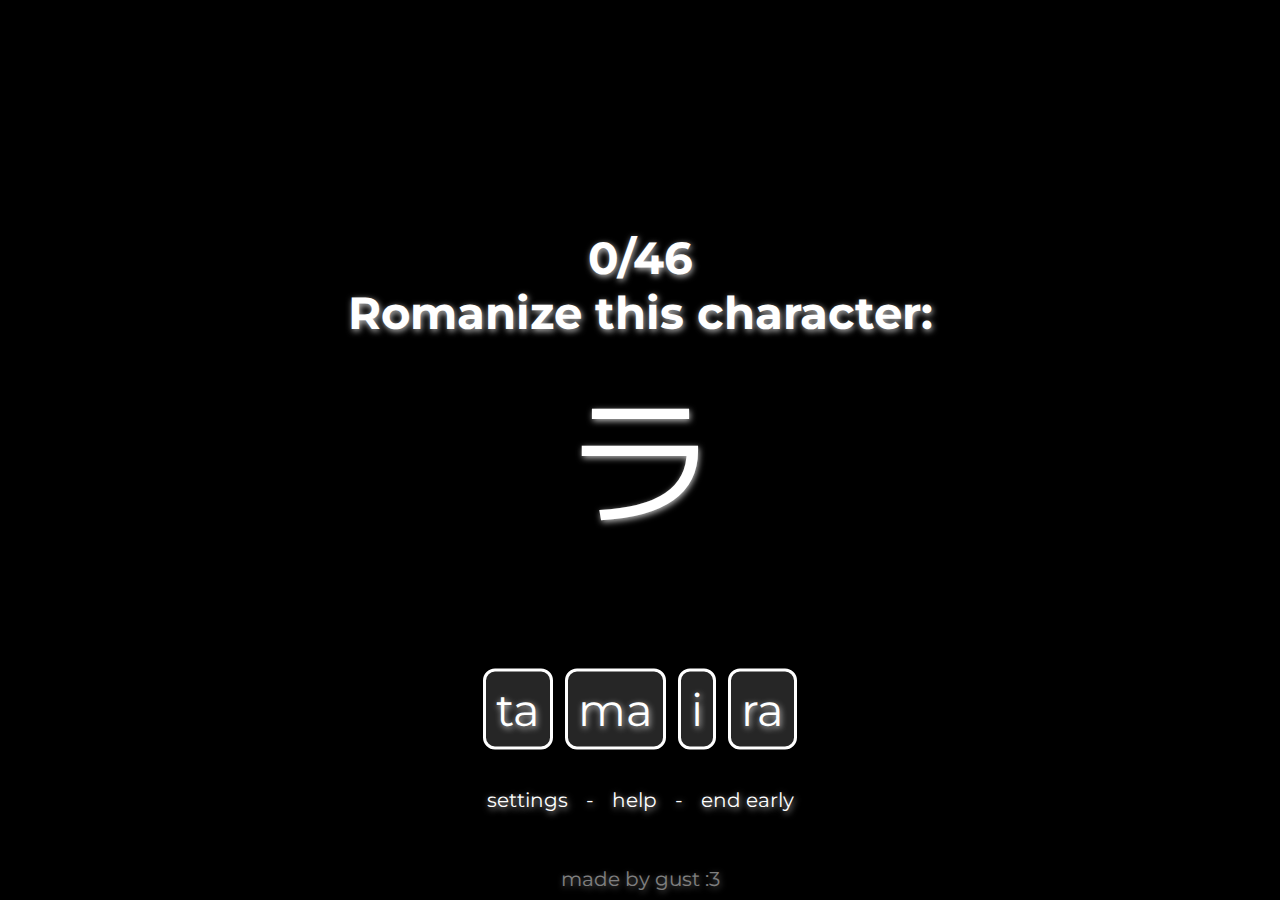
<file: index.html>
<!DOCTYPE html>
<html lang="en">
<head>
    <meta charset="UTF-8">
    <meta name="viewport" content="width=device-width, initial-scale=1.0">
    <title>Remember Japanese Characters</title>
    <link rel="stylesheet" href="index.css">
    <script src="script.js" defer></script>
    <script src="https://guhw.dev/anticache.js"></script>
</head>
<body>
    <div class="screen">
        <div class="question">
            <h1 class="title">Romanize this character:</h1>
            <span class="char" title="the character to romanize">　</span>
        </div>
        <div class="answers">
            
        </div>
        <div class="bottom">
            <button title="you need to restart for most settings to update">settings</button>
            <span>-</span>
            <button title="no function yet lol">help</button>
            <span>-</span>
            <button title="end game early">end early</button>
        </div>
        <a class="watermark" href="https://guhw.dev/" title="go to about section">made by gust :3</a>
    </div>
    <div class="screen leave" id="settings">
        <div class="pop-out">
            <b>settings</b>
            <br>
            <settings>
        </div>
    </div>
</body>
</html>
</file>
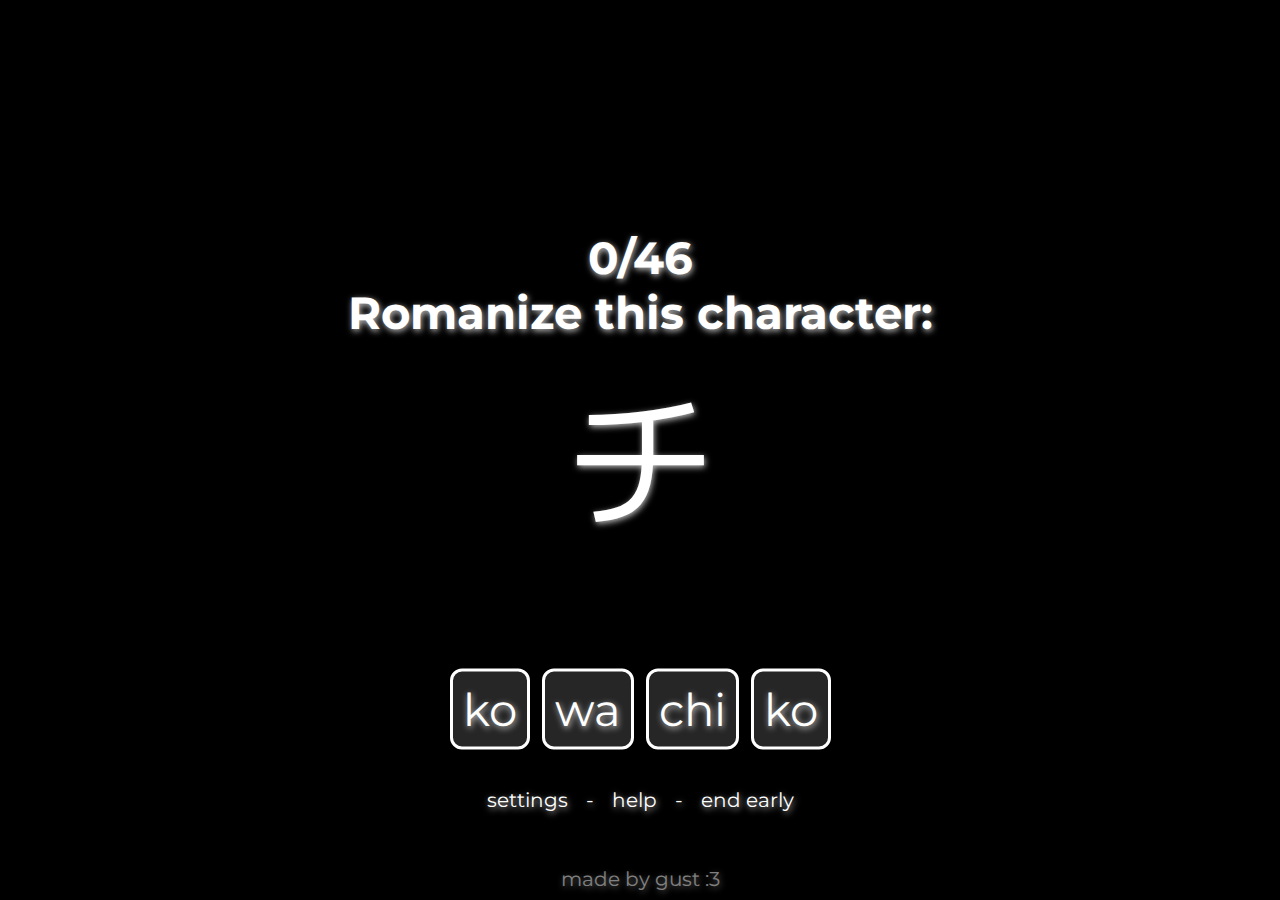
<file: web/index.html>
<!DOCTYPE html>
<html lang="en">
<head>
    <meta charset="UTF-8">
    <meta name="viewport" content="width=device-width, initial-scale=1.0">
    <title>Remember Japanese Characters</title>
    <link rel="stylesheet" href="index.css">
    <script src="script.js" defer></script>
</head>
<body>
    <div class="screen">
        <div class="question">
            <h1 class="title">Romanize this character:</h1>
            <span class="char" title="the character to romanize">　</span>
        </div>
        <div class="answers">
            
        </div>
        <div class="bottom">
            <button title="you need to restart for most settings to update">settings</button>
            <span>-</span>
            <button title="no function yet lol">help</button>
            <span>-</span>
            <button title="end game early">end early</button>
        </div>
        <a class="watermark" href="https://osage-chan.github.io" title="go to about section">made by gust :3</a>
    </div>
    <div class="screen leave" id="settings">
        <div class="pop-out">
            <b>settings</b>
            <br>
            <settings>
        </div>
    </div>
</body>
</html>
</file>
<file: index.css>
@import url('https://fonts.googleapis.com/css2?family=M+PLUS+1+Code:wght@300&family=Montserrat:ital,wght@0,100..900;1,100..900&display=swap');

html,body {
    background-color: black;
    overflow: hidden;
}

.screen {
    position: absolute;
    display: block;
    top: 50%;
    left: 0;
    transform: translateY(-50%);
    margin: 0;
    height: 100vh;
    width: 100%;
}

* {
    color: white;
    font-family: "Montserrat";
    text-shadow: 1px 2px 6px rgba(255, 255, 255, 0.75);
    font-size: 45px;
    user-select: none;
}

div {
    display: block;
    position: relative;
    text-align: center;
    top: 40vh;
    transform: translateY(-50%);
}

.question span {
    font-family: "M PLUS 1 Code", monospace;
    font-size: 145px;
    left: 50%;
    border-radius: 15px;
    transition: 0.1s background-color;
}


.answers * {
    background-color: rgba(255, 255, 255, 0.15);
    outline: none;
    border: solid 3px white;
    border-radius: 12px;
    text-align: center;
    transition: 0.25s;
}

.answers button {
    padding: 10px;
    cursor:pointer;
}
.answers button:hover,.answers input:focus {
    transform: translateY(-25%);
    margin: 10px;
}

.answers button:active {
    opacity: 0.5;
}

.answers *.wrong {
    transform: translateY(25%) !important;
    filter: sepia(100%) saturate(1000%) hue-rotate(100deg) invert(100%) brightness(150%);
    opacity: 0.5;
}

.answers *.correct {
    transform: translateY(-35%) !important;
    filter: sepia(100%) saturate(1000%) hue-rotate(50deg) saturate(200%) brightness(200%);
}

@keyframes enter {
    0% {
        opacity: 0;
        transform: translateY(-25%) scale(75%);
    }
    100% {
        opacity: 1;
        transform: translateY(0%);
    }
}

@keyframes leave {
    100% {
        opacity: 0;
        transform: translateY(25%) scale(75%);
    }
    0% {
        opacity: 1;
        transform: translateY(0%);
    }
}

.char {
    display: block;
    animation-duration: 1s;
}

.char:not(.leave) {
    animation-name: enter;
}
.char.leave {
    animation-name: leave;
    opacity: 0;
}

@keyframes reverse_enter {
    0% {
        opacity: 0;
    }
    100% {
        opacity: 1;
    }
}

@keyframes reverse_leave {
    100% {
        opacity: 0;
    }
    0% {
        opacity: 1;
    }
}

.answers {
    display: block;
    animation-duration: 1s;
}

.answers:not(.leave) {
    animation-name: reverse_enter;
}

.answers.leave {
    animation-name: reverse_leave;
}

.watermark {
    text-align: center;
    position: absolute;
    left: 50vw;
    transform: translateX(-50%);
    bottom: 1vh;
    font-size: 20px;
    opacity: 0.5;
    text-decoration: none;
}

.bottom button {
    background-color: transparent;
    border: none;
    cursor:pointer;
}
.bottom * {
    font-size: 20px;
}

.watermark:hover, .bottom button:hover {
    text-decoration: underline;
}
.screen#settings {
    transition: 1s background-color;
}
.screen#settings:not(.leave) {
    background-color: rgba(0,0,0,0.5);
}
.screen#settings.leave {
    background-color: transparent;
    pointer-events: none;
}

.screen.leave .pop-out {
    animation-name: leave;
    opacity: 0;
}
.screen:not(.leave) .pop-out {
    animation-name: enter;
}

.pop-out {
    animation-duration: 1s;
    border-radius: 10px;
    border: solid white 3px;
    width: 50vw;
    left: calc(50% - 25vw);
    background-color: rgba(0,0,0,0.5);
    transform: none;
}

#settings input[type="checkbox"] {
    width: 100vw;
    height: 40px;
    opacity: 0;
}

#settings input:not([type="checkbox"]) {
    background-color: transparent;
    border: none;
    width: 90px;
    border-radius: 100px;
    border: solid 2px white;
    text-align: center;
    padding-left: 10px;
}

#settings .box {
    display: inline-block;
    width: 50px;
    height: 50px;
    border-radius: 100px;
    background-color: white;
    transition: 0.1s transform;
}

.box-container {
    border-radius: 100px;
    display: inline-block;
    background-color: red;
    width: 100px;
    height: 50px;
    text-align: right;
    transition-delay: 0.05s;
    border: solid 2px white;
}
.box-container:has(input:checked) {
    background-color: green;
}

#settings .box {
    transform: translateX(-100%) scale(105%);
}

#settings .box:has(input:checked) {
    transform: translateX(0%) scale(105%);
}
</file>
<file: web/index.css>
@import url('https://fonts.googleapis.com/css2?family=M+PLUS+1+Code:wght@300&family=Montserrat:ital,wght@0,100..900;1,100..900&display=swap');

html,body {
    background-color: black;
    overflow: hidden;
}

.screen {
    position: absolute;
    display: block;
    top: 50%;
    left: 0;
    transform: translateY(-50%);
    margin: 0;
    height: 100vh;
    width: 100%;
}

* {
    color: white;
    font-family: "Montserrat";
    text-shadow: 1px 2px 6px rgba(255, 255, 255, 0.75);
    font-size: 45px;
    user-select: none;
}

div {
    display: block;
    position: relative;
    text-align: center;
    top: 40vh;
    transform: translateY(-50%);
}

.question span {
    font-family: "M PLUS 1 Code", monospace;
    font-size: 145px;
    left: 50%;
    border-radius: 15px;
    transition: 0.1s background-color;
}


.answers * {
    background-color: rgba(255, 255, 255, 0.15);
    outline: none;
    border: solid 3px white;
    border-radius: 12px;
    text-align: center;
    transition: 0.25s;
}

.answers button {
    padding: 10px;
    cursor:pointer;
}
.answers button:hover,.answers input:focus {
    transform: translateY(-25%);
    margin: 10px;
}

.answers button:active {
    opacity: 0.5;
}

.answers *.wrong {
    transform: translateY(25%) !important;
    filter: sepia(100%) saturate(1000%) hue-rotate(100deg) invert(100%) brightness(150%);
    opacity: 0.5;
}

.answers *.correct {
    transform: translateY(-35%) !important;
    filter: sepia(100%) saturate(1000%) hue-rotate(50deg) saturate(200%) brightness(200%);
}

@keyframes enter {
    0% {
        opacity: 0;
        transform: translateY(-25%) scale(75%);
    }
    100% {
        opacity: 1;
        transform: translateY(0%);
    }
}

@keyframes leave {
    100% {
        opacity: 0;
        transform: translateY(25%) scale(75%);
    }
    0% {
        opacity: 1;
        transform: translateY(0%);
    }
}

.char {
    display: block;
    animation-duration: 1s;
}

.char:not(.leave) {
    animation-name: enter;
}
.char.leave {
    animation-name: leave;
    opacity: 0;
}

@keyframes reverse_enter {
    0% {
        opacity: 0;
    }
    100% {
        opacity: 1;
    }
}

@keyframes reverse_leave {
    100% {
        opacity: 0;
    }
    0% {
        opacity: 1;
    }
}

.answers {
    display: block;
    animation-duration: 1s;
}

.answers:not(.leave) {
    animation-name: reverse_enter;
}

.answers.leave {
    animation-name: reverse_leave;
}

.watermark {
    text-align: center;
    position: absolute;
    left: 50vw;
    transform: translateX(-50%);
    bottom: 1vh;
    font-size: 20px;
    opacity: 0.5;
    text-decoration: none;
}

.bottom button {
    background-color: transparent;
    border: none;
    cursor:pointer;
}
.bottom * {
    font-size: 20px;
}

.watermark:hover, .bottom button:hover {
    text-decoration: underline;
}
.screen#settings {
    transition: 1s background-color;
}
.screen#settings:not(.leave) {
    background-color: rgba(0,0,0,0.5);
}
.screen#settings.leave {
    background-color: transparent;
    pointer-events: none;
}

.screen.leave .pop-out {
    animation-name: leave;
    opacity: 0;
}
.screen:not(.leave) .pop-out {
    animation-name: enter;
}

.pop-out {
    animation-duration: 1s;
    border-radius: 10px;
    border: solid white 3px;
    width: 50vw;
    left: calc(50% - 25vw);
    background-color: rgba(0,0,0,0.5);
    transform: none;
}

#settings input[type="checkbox"] {
    width: 100vw;
    height: 40px;
    opacity: 0;
}

#settings input:not([type="checkbox"]) {
    background-color: transparent;
    border: none;
    width: 90px;
    border-radius: 100px;
    border: solid 2px white;
    text-align: center;
    padding-left: 10px;
}

#settings .box {
    display: inline-block;
    width: 50px;
    height: 50px;
    border-radius: 100px;
    background-color: white;
    transition: 0.1s transform;
}

.box-container {
    border-radius: 100px;
    display: inline-block;
    background-color: red;
    width: 100px;
    height: 50px;
    text-align: right;
    transition-delay: 0.05s;
    border: solid 2px white;
}
.box-container:has(input:checked) {
    background-color: green;
}

#settings .box {
    transform: translateX(-100%) scale(105%);
}

#settings .box:has(input:checked) {
    transform: translateX(0%) scale(105%);
}
</file>
